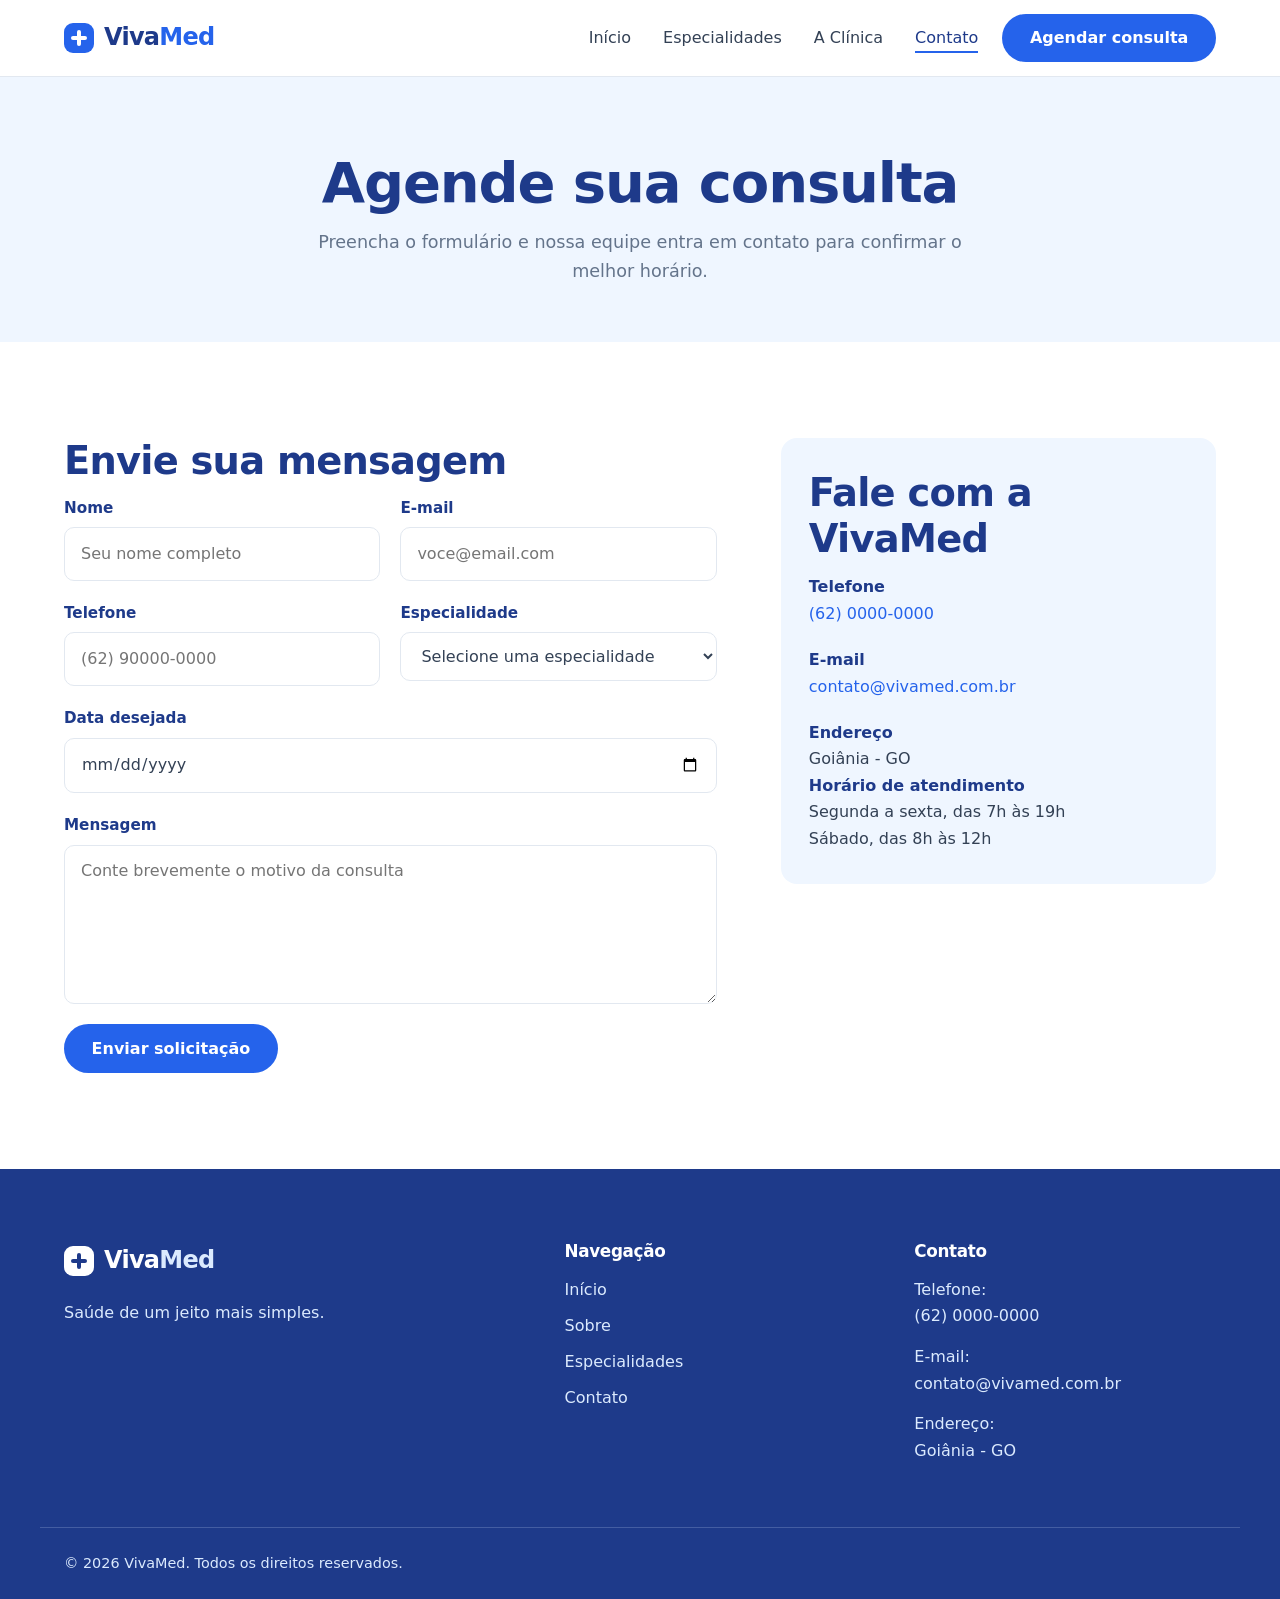
<file: pages/contato.html>
<!DOCTYPE html>
<html lang="pt-BR">
<head>
  <meta charset="UTF-8">
  <meta name="viewport" content="width=device-width, initial-scale=1">
  <meta name="description" content="Entre em contato com a VivaMed e agende sua consulta.">
  <title>Contato | VivaMed</title>
  <link rel="stylesheet" href="../css/style.css">
</head>
<body>
  <a class="skip-link" href="#conteudo">Ir para o conteúdo</a>

  <header class="header">
    <div class="container header__inner">
      <a class="logo" href="../index.html" aria-label="VivaMed, página inicial">
        <span class="logo__mark" aria-hidden="true"></span>
        <span class="logo__text">Viva<span>Med</span></span>
      </a>
      <nav class="nav" aria-label="Menu principal">
        <ul class="nav__list">
          <li><a class="nav__link" href="../index.html">Início</a></li>
          <li><a class="nav__link" href="especialidades.html">Especialidades</a></li>
          <li><a class="nav__link" href="sobre.html">A Clínica</a></li>
          <li><a class="nav__link" href="contato.html" aria-current="page">Contato</a></li>
        </ul>
      </nav>
      <a class="btn btn--primary header__cta" href="contato.html">Agendar consulta</a>
    </div>
  </header>

  <main id="conteudo">
    <section class="page-hero" aria-labelledby="titulo-pagina">
      <div class="container">
        <h1 id="titulo-pagina">Agende sua consulta</h1>
        <p>Preencha o formulário e nossa equipe entra em contato para confirmar o melhor horário.</p>
      </div>
    </section>

    <section class="section" aria-labelledby="form-titulo">
      <div class="container contact">
        <div class="contact__form">
          <h2 id="form-titulo">Envie sua mensagem</h2>
          <form class="form" method="get">
            <div class="field">
              <label for="nome">Nome</label>
              <input type="text" id="nome" name="nome" placeholder="Seu nome completo" autocomplete="name">
            </div>
            <div class="field">
              <label for="email">E-mail</label>
              <input type="email" id="email" name="email" placeholder="voce@email.com" autocomplete="email">
            </div>
            <div class="field">
              <label for="telefone">Telefone</label>
              <input type="tel" id="telefone" name="telefone" placeholder="(62) 90000-0000" autocomplete="tel">
            </div>
            <div class="field">
              <label for="especialidade">Especialidade</label>
              <select id="especialidade" name="especialidade">
                <option value="" selected disabled>Selecione uma especialidade</option>
                <option>Cardiologia</option>
                <option>Pediatria</option>
                <option>Dermatologia</option>
                <option>Ginecologia</option>
                <option>Ortopedia</option>
                <option>Clínica Geral</option>
                <option>Neurologia</option>
                <option>Endocrinologia</option>
              </select>
            </div>
            <div class="field field--full">
              <label for="data">Data desejada</label>
              <input type="date" id="data" name="data">
            </div>
            <div class="field field--full">
              <label for="mensagem">Mensagem</label>
              <textarea id="mensagem" name="mensagem" rows="5" placeholder="Conte brevemente o motivo da consulta"></textarea>
            </div>
            <div class="field field--full">
              <button class="btn btn--primary" type="submit">Enviar solicitação</button>
            </div>
          </form>
        </div>

        <aside class="contact__info" aria-labelledby="info-titulo">
          <h2 id="info-titulo">Fale com a VivaMed</h2>
          <address>
            <p><strong>Telefone</strong><br><a href="tel:+556200000000">(62) 0000-0000</a></p>
            <p><strong>E-mail</strong><br><a href="mailto:contato@vivamed.com.br">contato@vivamed.com.br</a></p>
            <p><strong>Endereço</strong><br>Goiânia - GO</p>
          </address>
          <p><strong>Horário de atendimento</strong><br>Segunda a sexta, das 7h às 19h<br>Sábado, das 8h às 12h</p>
        </aside>
      </div>
    </section>
  </main>

  <footer class="footer">
    <div class="container footer__grid">
      <div class="footer__brand">
        <a class="logo logo--footer" href="../index.html" aria-label="VivaMed, página inicial">
          <span class="logo__mark" aria-hidden="true"></span>
          <span class="logo__text">Viva<span>Med</span></span>
        </a>
        <p>Saúde de um jeito mais simples.</p>
      </div>
      <nav class="footer__col" aria-label="Links do rodapé">
        <h2 class="footer__title">Navegação</h2>
        <ul>
          <li><a href="../index.html">Início</a></li>
          <li><a href="sobre.html">Sobre</a></li>
          <li><a href="especialidades.html">Especialidades</a></li>
          <li><a href="contato.html">Contato</a></li>
        </ul>
      </nav>
      <div class="footer__col">
        <h2 class="footer__title">Contato</h2>
        <address>
          <p>Telefone:<br><a href="tel:+556200000000">(62) 0000-0000</a></p>
          <p>E-mail:<br><a href="mailto:contato@vivamed.com.br">contato@vivamed.com.br</a></p>
          <p>Endereço:<br>Goiânia - GO</p>
        </address>
      </div>
    </div>
    <div class="container footer__bottom">
      <p>&copy; 2026 VivaMed. Todos os direitos reservados.</p>
    </div>
  </footer>
</body>
</html>
</file>
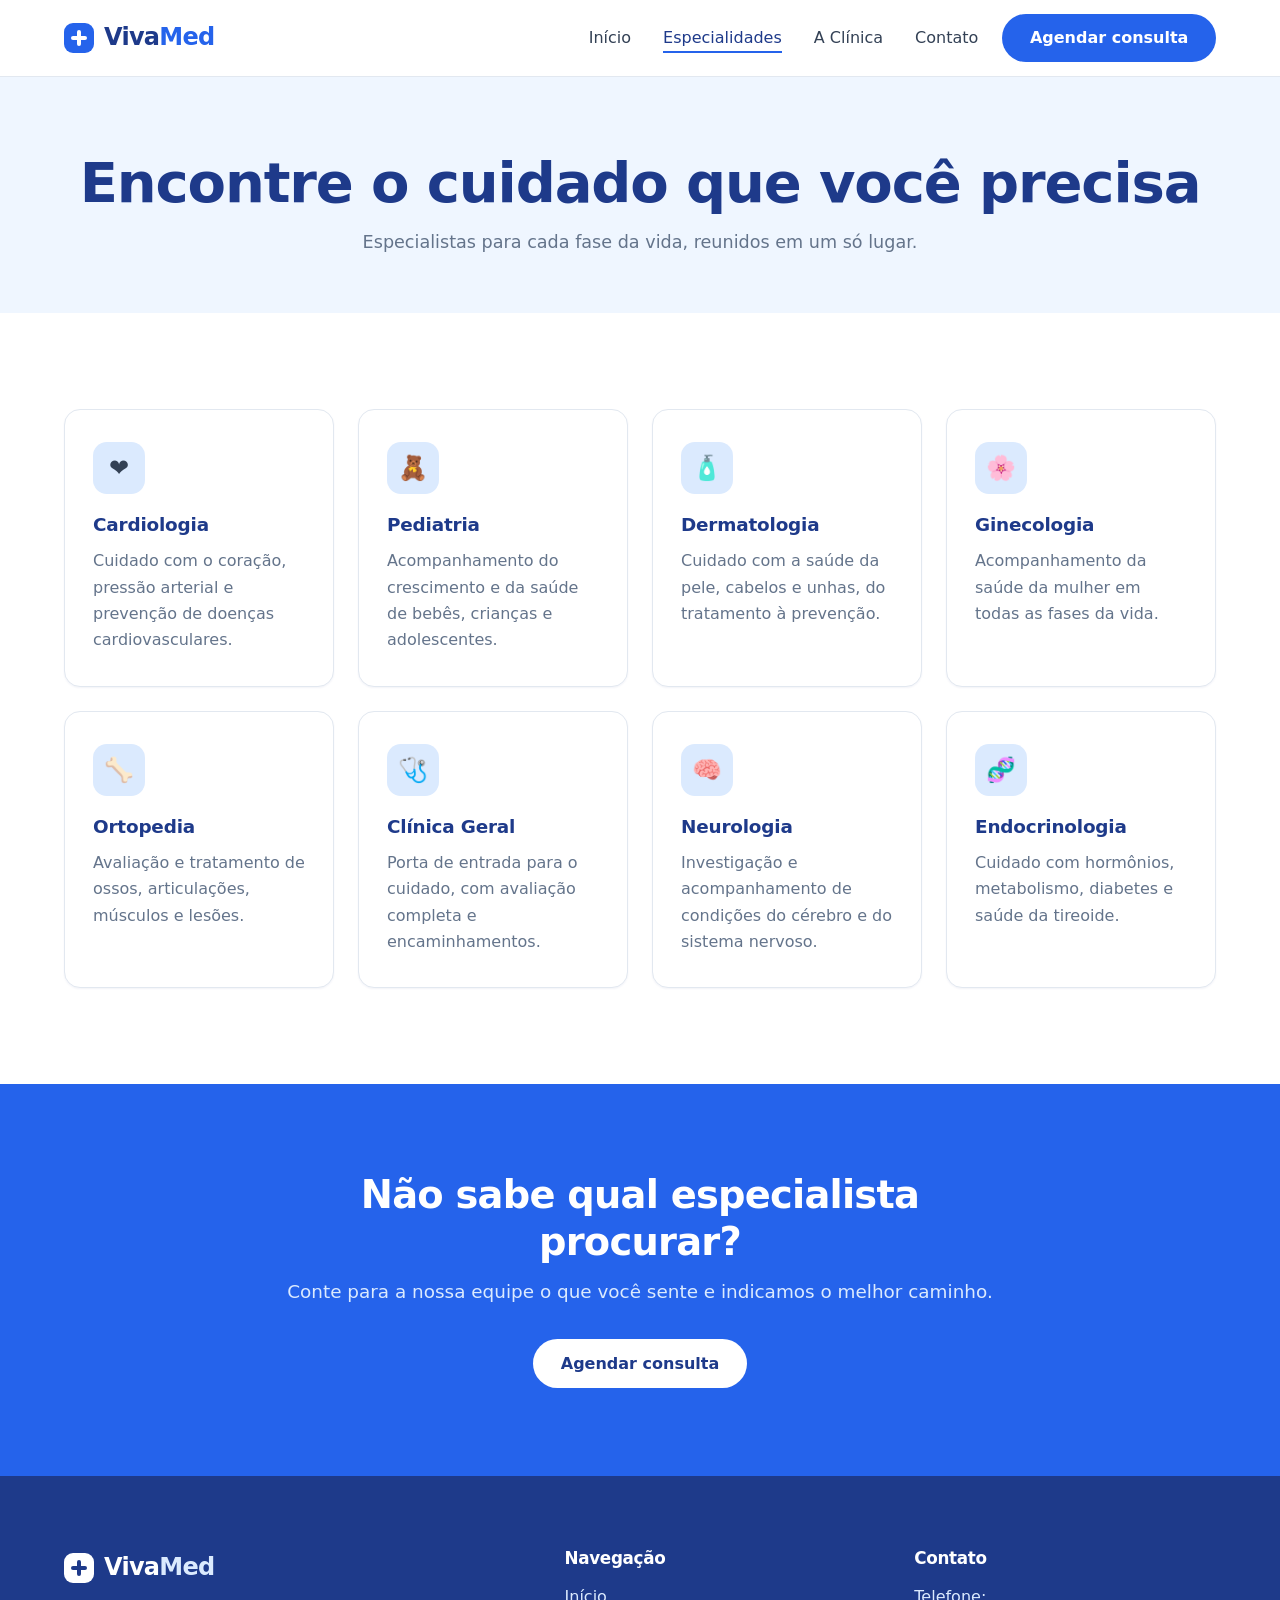
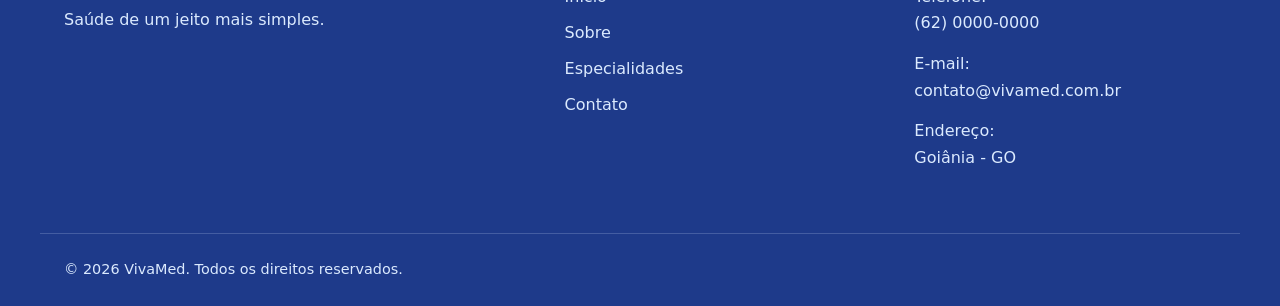
<file: pages/especialidades.html>
<!DOCTYPE html>
<html lang="pt-BR">
<head>
  <meta charset="UTF-8">
  <meta name="viewport" content="width=device-width, initial-scale=1">
  <meta name="description" content="Conheça as especialidades médicas da VivaMed e agende sua consulta.">
  <title>Especialidades | VivaMed</title>
  <link rel="stylesheet" href="../css/style.css">
</head>
<body>
  <a class="skip-link" href="#conteudo">Ir para o conteúdo</a>

  <header class="header">
    <div class="container header__inner">
      <a class="logo" href="../index.html" aria-label="VivaMed, página inicial">
        <span class="logo__mark" aria-hidden="true"></span>
        <span class="logo__text">Viva<span>Med</span></span>
      </a>
      <nav class="nav" aria-label="Menu principal">
        <ul class="nav__list">
          <li><a class="nav__link" href="../index.html">Início</a></li>
          <li><a class="nav__link" href="especialidades.html" aria-current="page">Especialidades</a></li>
          <li><a class="nav__link" href="sobre.html">A Clínica</a></li>
          <li><a class="nav__link" href="contato.html">Contato</a></li>
        </ul>
      </nav>
      <a class="btn btn--primary header__cta" href="contato.html">Agendar consulta</a>
    </div>
  </header>

  <main id="conteudo">
    <section class="page-hero" aria-labelledby="titulo-pagina">
      <div class="container">
        <h1 id="titulo-pagina">Encontre o cuidado que você precisa</h1>
        <p>Especialistas para cada fase da vida, reunidos em um só lugar.</p>
      </div>
    </section>

    <section class="section" aria-labelledby="lista-titulo">
      <div class="container">
        <h2 id="lista-titulo" class="visually-hidden">Lista de especialidades</h2>
        <div class="grid grid--4">
          <article class="card">
            <span class="icon" aria-hidden="true">❤️</span>
            <h3>Cardiologia</h3>
            <p>Cuidado com o coração, pressão arterial e prevenção de doenças cardiovasculares.</p>
          </article>
          <article class="card">
            <span class="icon" aria-hidden="true">🧸</span>
            <h3>Pediatria</h3>
            <p>Acompanhamento do crescimento e da saúde de bebês, crianças e adolescentes.</p>
          </article>
          <article class="card">
            <span class="icon" aria-hidden="true">🧴</span>
            <h3>Dermatologia</h3>
            <p>Cuidado com a saúde da pele, cabelos e unhas, do tratamento à prevenção.</p>
          </article>
          <article class="card">
            <span class="icon" aria-hidden="true">🌸</span>
            <h3>Ginecologia</h3>
            <p>Acompanhamento da saúde da mulher em todas as fases da vida.</p>
          </article>
          <article class="card">
            <span class="icon" aria-hidden="true">🦴</span>
            <h3>Ortopedia</h3>
            <p>Avaliação e tratamento de ossos, articulações, músculos e lesões.</p>
          </article>
          <article class="card">
            <span class="icon" aria-hidden="true">🩺</span>
            <h3>Clínica Geral</h3>
            <p>Porta de entrada para o cuidado, com avaliação completa e encaminhamentos.</p>
          </article>
          <article class="card">
            <span class="icon" aria-hidden="true">🧠</span>
            <h3>Neurologia</h3>
            <p>Investigação e acompanhamento de condições do cérebro e do sistema nervoso.</p>
          </article>
          <article class="card">
            <span class="icon" aria-hidden="true">🧬</span>
            <h3>Endocrinologia</h3>
            <p>Cuidado com hormônios, metabolismo, diabetes e saúde da tireoide.</p>
          </article>
        </div>
      </div>
    </section>

    <section class="cta" aria-labelledby="cta-titulo">
      <div class="container cta__inner">
        <h2 id="cta-titulo">Não sabe qual especialista procurar?</h2>
        <p>Conte para a nossa equipe o que você sente e indicamos o melhor caminho.</p>
        <a class="btn btn--white" href="contato.html">Agendar consulta</a>
      </div>
    </section>
  </main>

  <footer class="footer">
    <div class="container footer__grid">
      <div class="footer__brand">
        <a class="logo logo--footer" href="../index.html" aria-label="VivaMed, página inicial">
          <span class="logo__mark" aria-hidden="true"></span>
          <span class="logo__text">Viva<span>Med</span></span>
        </a>
        <p>Saúde de um jeito mais simples.</p>
      </div>
      <nav class="footer__col" aria-label="Links do rodapé">
        <h2 class="footer__title">Navegação</h2>
        <ul>
          <li><a href="../index.html">Início</a></li>
          <li><a href="sobre.html">Sobre</a></li>
          <li><a href="especialidades.html">Especialidades</a></li>
          <li><a href="contato.html">Contato</a></li>
        </ul>
      </nav>
      <div class="footer__col">
        <h2 class="footer__title">Contato</h2>
        <address>
          <p>Telefone:<br><a href="tel:+556200000000">(62) 0000-0000</a></p>
          <p>E-mail:<br><a href="mailto:contato@vivamed.com.br">contato@vivamed.com.br</a></p>
          <p>Endereço:<br>Goiânia - GO</p>
        </address>
      </div>
    </div>
    <div class="container footer__bottom">
      <p>&copy; 2026 VivaMed. Todos os direitos reservados.</p>
    </div>
  </footer>
</body>
</html>
</file>
<file: css/style.css>
:root {
  --primary: #2563eb;
  --primary-dark: #1e3a8a;
  --primary-hover: #1d4ed8;
  --primary-light: #eff6ff;
  --accent-soft: #dbeafe;
  --white: #ffffff;
  --gray-100: #f8fafc;
  --gray-200: #e2e8f0;
  --text: #334155;
  --text-muted: #64748b;

  --radius-sm: 10px;
  --radius: 16px;
  --radius-pill: 999px;
  --shadow-sm: 0 1px 2px rgba(30, 58, 138, 0.06);
  --shadow-md: 0 8px 24px rgba(30, 58, 138, 0.10);

  --container: 1200px;
  --section-space: 96px;
  --font: "Inter", system-ui, -apple-system, "Segoe UI", Roboto, Arial, sans-serif;
}

/* 2. RESET / BASE ---------------------------------------- */
*, *::before, *::after { box-sizing: border-box; }

html { scroll-behavior: smooth; }

body {
  margin: 0;
  font-family: var(--font);
  font-size: 1rem;
  line-height: 1.65;
  color: var(--text);
  background: var(--white);
  overflow-x: hidden;
}

img { display: block; max-width: 100%; height: auto; }

h1, h2, h3 {
  margin: 0 0 0.75rem;
  color: var(--primary-dark);
  line-height: 1.2;
  letter-spacing: -0.02em;
}
h1 { font-size: clamp(2.25rem, 5vw, 3.5rem); font-weight: 700; }
h2 { font-size: clamp(1.65rem, 3.2vw, 2.4rem); font-weight: 700; }
h3 { font-size: 1.15rem; font-weight: 600; letter-spacing: -0.01em; }

p { margin: 0 0 1rem; }
ul { margin: 0; padding: 0; list-style: none; }
a { color: var(--primary); text-decoration: none; }
a:hover { text-decoration: underline; }

:focus-visible {
  outline: 3px solid var(--primary);
  outline-offset: 3px;
  border-radius: 4px;
}

/* 3. UTILITÁRIOS ----------------------------------------- */
.container {
  width: 100%;
  max-width: var(--container);
  margin-inline: auto;
  padding-inline: 24px;
}

.skip-link {
  position: absolute;
  left: 16px;
  top: -60px;
  z-index: 100;
  padding: 10px 16px;
  background: var(--primary-dark);
  color: var(--white);
  border-radius: var(--radius-sm);
}
.skip-link:focus { top: 16px; }

.icon {
  display: inline-flex;
  align-items: center;
  justify-content: center;
  width: 52px;
  height: 52px;
  margin-bottom: 1.25rem;
  font-size: 1.5rem;
  line-height: 1;
  background: var(--accent-soft);
  border-radius: 14px;
}
.icon--sm { width: 44px; height: 44px; margin: 0; font-size: 1.25rem; flex-shrink: 0; }
.icon--white { background: var(--white); box-shadow: var(--shadow-sm); }

/* 4. BOTÕES ---------------------------------------------- */
.btn {
  display: inline-flex;
  align-items: center;
  justify-content: center;
  padding: 0.8rem 1.6rem;
  font: inherit;
  font-weight: 600;
  line-height: 1.2;
  text-align: center;
  border: 2px solid transparent;
  border-radius: var(--radius-pill);
  cursor: pointer;
  transition: background-color 0.2s ease, color 0.2s ease, border-color 0.2s ease, transform 0.2s ease;
}
.btn:hover { text-decoration: none; transform: translateY(-1px); }

.btn--primary { background: var(--primary); color: var(--white); }
.btn--primary:hover { background: var(--primary-hover); }

.btn--outline { background: transparent; color: var(--primary); border-color: var(--primary); }
.btn--outline:hover { background: var(--primary-light); }

.btn--white { background: var(--white); color: var(--primary-dark); }
.btn--white:hover { background: var(--primary-light); }

/* 5. HEADER ---------------------------------------------- */
.header {
  position: sticky;
  top: 0;
  z-index: 50;
  background: var(--white);
  border-bottom: 1px solid var(--gray-200);
}

.header__inner {
  display: flex;
  align-items: center;
  justify-content: space-between;
  gap: 24px;
  min-height: 76px;
}

.logo {
  display: inline-flex;
  align-items: center;
  gap: 10px;
  font-size: 1.5rem;
  font-weight: 700;
  letter-spacing: -0.03em;
  color: var(--primary-dark);
}
.logo:hover { text-decoration: none; }
.logo__text span { color: var(--primary); }

/* Cruz desenhada só com CSS */
.logo__mark {
  position: relative;
  width: 30px;
  height: 30px;
  background: var(--primary);
  border-radius: 9px;
}
.logo__mark::before,
.logo__mark::after {
  content: "";
  position: absolute;
  background: var(--white);
  border-radius: 2px;
}
.logo__mark::before { left: 13px; top: 7px; width: 4px; height: 16px; }
.logo__mark::after { left: 7px; top: 13px; width: 16px; height: 4px; }

.nav { margin-left: auto; }
.nav__list { display: flex; align-items: center; gap: 32px; }

.nav__link {
  position: relative;
  padding: 6px 0;
  font-weight: 500;
  color: var(--text);
}
.nav__link::after {
  content: "";
  position: absolute;
  left: 0;
  bottom: 0;
  width: 0;
  height: 2px;
  background: var(--primary);
  transition: width 0.2s ease;
}
.nav__link:hover { color: var(--primary-dark); text-decoration: none; }
.nav__link:hover::after,
.nav__link[aria-current="page"]::after { width: 100%; }
.nav__link[aria-current="page"] { color: var(--primary-dark); }

/* 6. HERO ------------------------------------------------ */
.hero { padding-block: 72px var(--section-space); background: var(--white); }

.hero__inner {
  display: grid;
  grid-template-columns: 1.05fr 1fr;
  align-items: center;
  gap: 64px;
}

.hero__lead {
  max-width: 52ch;
  margin-bottom: 2rem;
  font-size: 1.15rem;
  color: var(--text-muted);
}

.hero__actions { display: flex; flex-wrap: wrap; gap: 14px; }

.hero__media {
  position: relative;
  margin: 0;
  background: var(--accent-soft); /* fundo de reserva caso a imagem não carregue */
  border-radius: 28px;
}
.hero__media img {
  width: 100%;
  aspect-ratio: 5 / 4;
  object-fit: cover;
  border-radius: 28px;
}

.hero__badge {
  position: absolute;
  left: -24px;
  bottom: 32px;
  display: flex;
  flex-direction: column;
  padding: 14px 20px;
  background: var(--white);
  border: 1px solid var(--gray-200);
  border-radius: var(--radius);
  box-shadow: var(--shadow-md);
}
.hero__badge strong { color: var(--primary-dark); }
.hero__badge span { font-size: 0.875rem; color: var(--text-muted); }

/* 7. SEÇÕES E GRIDS -------------------------------------- */
.section { padding-block: var(--section-space); }
.section--gray { background: var(--gray-100); }
.section--light { background: var(--primary-light); }

.section__head { max-width: 640px; margin: 0 auto 3rem; text-align: center; }
.section__head p { color: var(--text-muted); font-size: 1.05rem; margin-bottom: 0; }

.grid { display: grid; gap: 24px; }
.grid--4 { grid-template-columns: repeat(4, 1fr); }

/* 8. CARDS ----------------------------------------------- */
.card {
  padding: 32px 28px;
  background: var(--white);
  border: 1px solid var(--gray-200);
  border-radius: var(--radius);
  box-shadow: var(--shadow-sm);
  transition: box-shadow 0.25s ease, transform 0.25s ease, border-color 0.25s ease;
}
.card:hover { transform: translateY(-4px); box-shadow: var(--shadow-md); border-color: var(--accent-soft); }
.card p { margin: 0; color: var(--text-muted); }

/* Especialidades */
.spec {
  display: flex;
  align-items: center;
  gap: 16px;
  height: 100%;
  padding: 20px 22px;
  background: var(--white);
  border: 1px solid var(--gray-200);
  border-radius: var(--radius);
  color: var(--primary-dark);
  font-weight: 600;
  transition: border-color 0.2s ease, box-shadow 0.2s ease, transform 0.2s ease;
}
.spec:hover { text-decoration: none; border-color: var(--primary); box-shadow: var(--shadow-md); transform: translateY(-2px); }

/* Diferenciais (sem caixa, para variar o ritmo visual) */
.feature { padding: 8px 4px; }
.feature p { margin: 0; color: var(--text); }

/* 9. SOBRE ----------------------------------------------- */
.about {
  display: grid;
  grid-template-columns: 1fr 1fr;
  align-items: center;
  gap: 72px;
}
.about__media {
  margin: 0;
  background: var(--accent-soft);
  border-radius: 28px;
}
.about__media img {
  width: 100%;
  aspect-ratio: 5 / 4;
  object-fit: cover;
  border-radius: 28px;
}
.about__content p { max-width: 56ch; }
.about__content .btn { margin-top: 0.75rem; }

/* 10. CTA ------------------------------------------------ */
.cta { padding-block: 88px; background: var(--primary); color: var(--white); }
.cta__inner { max-width: 760px; text-align: center; }
.cta h2 { color: var(--white); }
.cta p { margin-bottom: 2rem; font-size: 1.15rem; color: var(--accent-soft); }

/* 11. FOOTER --------------------------------------------- */
.footer { padding-top: 72px; background: var(--primary-dark); color: var(--accent-soft); }

.footer__grid {
  display: grid;
  grid-template-columns: 1.5fr 1fr 1fr;
  gap: 48px;
  padding-bottom: 48px;
}

.logo--footer, .logo--footer .logo__text { color: var(--white); }
.logo--footer .logo__mark { background: var(--white); }
.logo--footer .logo__mark::before,
.logo--footer .logo__mark::after { background: var(--primary-dark); }
.logo--footer .logo__text span { color: var(--accent-soft); }
.footer__brand p { margin-top: 1rem; max-width: 32ch; }

.footer__title { margin-bottom: 1rem; font-size: 1.05rem; color: var(--white); }
.footer__col li { margin-bottom: 0.6rem; }
.footer a { color: var(--accent-soft); }
.footer a:hover { color: var(--white); text-decoration: underline; }
.footer address { font-style: normal; }
.footer address p { margin-bottom: 0.9rem; }

.footer__bottom { padding-block: 24px; border-top: 1px solid rgba(219, 234, 254, 0.2); }
.footer__bottom p { margin: 0; font-size: 0.9rem; }

/* 12. PÁGINAS INTERNAS (usado nas etapas 4 a 6) ---------- */
.page-hero { padding-block: 72px 56px; background: var(--primary-light); text-align: center; }
.page-hero p { max-width: 60ch; margin: 0 auto; color: var(--text-muted); font-size: 1.1rem; }

/* 13. RESPONSIVO ----------------------------------------- */

/* Tablet */
@media (max-width: 1024px) {
  :root { --section-space: 72px; }

  .grid--4 { grid-template-columns: repeat(2, 1fr); }

  .hero { padding-top: 48px; }
  .hero__inner { gap: 40px; }
  .hero__badge { left: 16px; }

  .about { gap: 40px; }
  .footer__grid { gap: 32px; }
  .nav__list { gap: 20px; }
}

/* Telas médias: hero e sobre em uma coluna */
@media (max-width: 860px) {
  .hero__inner,
  .about { grid-template-columns: 1fr; }

  .hero__lead { max-width: none; }
  .about__content p { max-width: none; }

  .footer__grid { grid-template-columns: 1fr 1fr; }
  .footer__brand { grid-column: 1 / -1; }
}

/* Mobile */
@media (max-width: 640px) {
  :root { --section-space: 56px; }

  .container { padding-inline: 20px; }

  /* Menu sem JavaScript: logo + botão na 1ª linha, links na 2ª */
  .header__inner { flex-wrap: wrap; gap: 12px 16px; padding-block: 14px; min-height: 0; }
  .logo { order: 1; }
  .header__cta { order: 2; padding: 0.6rem 1.1rem; font-size: 0.9rem; }
  .nav { order: 3; width: 100%; margin-left: 0; }
  .nav__list {
    justify-content: space-between;
    gap: 16px;
    padding-top: 10px;
    border-top: 1px solid var(--gray-200);
    overflow-x: auto;
  }
  .nav__link { font-size: 0.9rem; white-space: nowrap; }

  .hero { padding-top: 32px; }
  .hero__actions { flex-direction: column; }
  .hero__actions .btn { width: 100%; }
  .hero__badge { left: 12px; right: 12px; bottom: 12px; }

  .grid--4 { grid-template-columns: 1fr; gap: 16px; }
  .section__head { margin-bottom: 2rem; }

  .about__content .btn,
  .cta .btn { width: 100%; }
  .cta { padding-block: 64px; }

  .footer { padding-top: 56px; }
  .footer__grid { grid-template-columns: 1fr; }
}

/* Respeita quem prefere menos movimento */
@media (prefers-reduced-motion: reduce) {
  *, *::before, *::after { transition: none !important; scroll-behavior: auto !important; }
  .btn:hover, .card:hover, .spec:hover { transform: none; }
}

/* 14. PÁGINAS INTERNAS: GRID DE 3, FORMULÁRIO E CONTATO --- */
.visually-hidden {
  position: absolute;
  width: 1px;
  height: 1px;
  margin: -1px;
  padding: 0;
  overflow: hidden;
  clip: rect(0, 0, 0, 0);
  white-space: nowrap;
  border: 0;
}

.grid--3 { grid-template-columns: repeat(3, 1fr); }

.contact {
  display: grid;
  grid-template-columns: 1.5fr 1fr;
  align-items: start;
  gap: 64px;
}

.form {
  display: grid;
  grid-template-columns: 1fr 1fr;
  gap: 20px;
}
.field { display: flex; flex-direction: column; gap: 6px; }
.field--full { grid-column: 1 / -1; }
.field label { font-weight: 600; font-size: 0.95rem; color: var(--primary-dark); }

.field input,
.field select,
.field textarea {
  width: 100%;
  padding: 0.8rem 1rem;
  font: inherit;
  color: var(--text);
  background: var(--white);
  border: 1px solid var(--gray-200);
  border-radius: var(--radius-sm);
  transition: border-color 0.2s ease, box-shadow 0.2s ease;
}
.field textarea { resize: vertical; min-height: 120px; }
.field input:hover,
.field select:hover,
.field textarea:hover { border-color: var(--text-muted); }
.field input:focus,
.field select:focus,
.field textarea:focus {
  outline: none;
  border-color: var(--primary);
  box-shadow: 0 0 0 3px var(--accent-soft);
}
.form .btn { align-self: start; }

.contact__info {
  padding: 32px 28px;
  background: var(--primary-light);
  border-radius: var(--radius);
}
.contact__info address { font-style: normal; }
.contact__info p { margin-bottom: 1.25rem; }
.contact__info p:last-child { margin-bottom: 0; }
.contact__info strong { color: var(--primary-dark); }

@media (max-width: 1024px) {
  .contact { gap: 40px; }
}
@media (max-width: 860px) {
  .grid--3 { grid-template-columns: 1fr; }
  .contact { grid-template-columns: 1fr; }
}
@media (max-width: 640px) {
  .form { grid-template-columns: 1fr; gap: 16px; }
  .form .btn { width: 100%; }
  .contact__info { padding: 24px 20px; }
}
</file>
